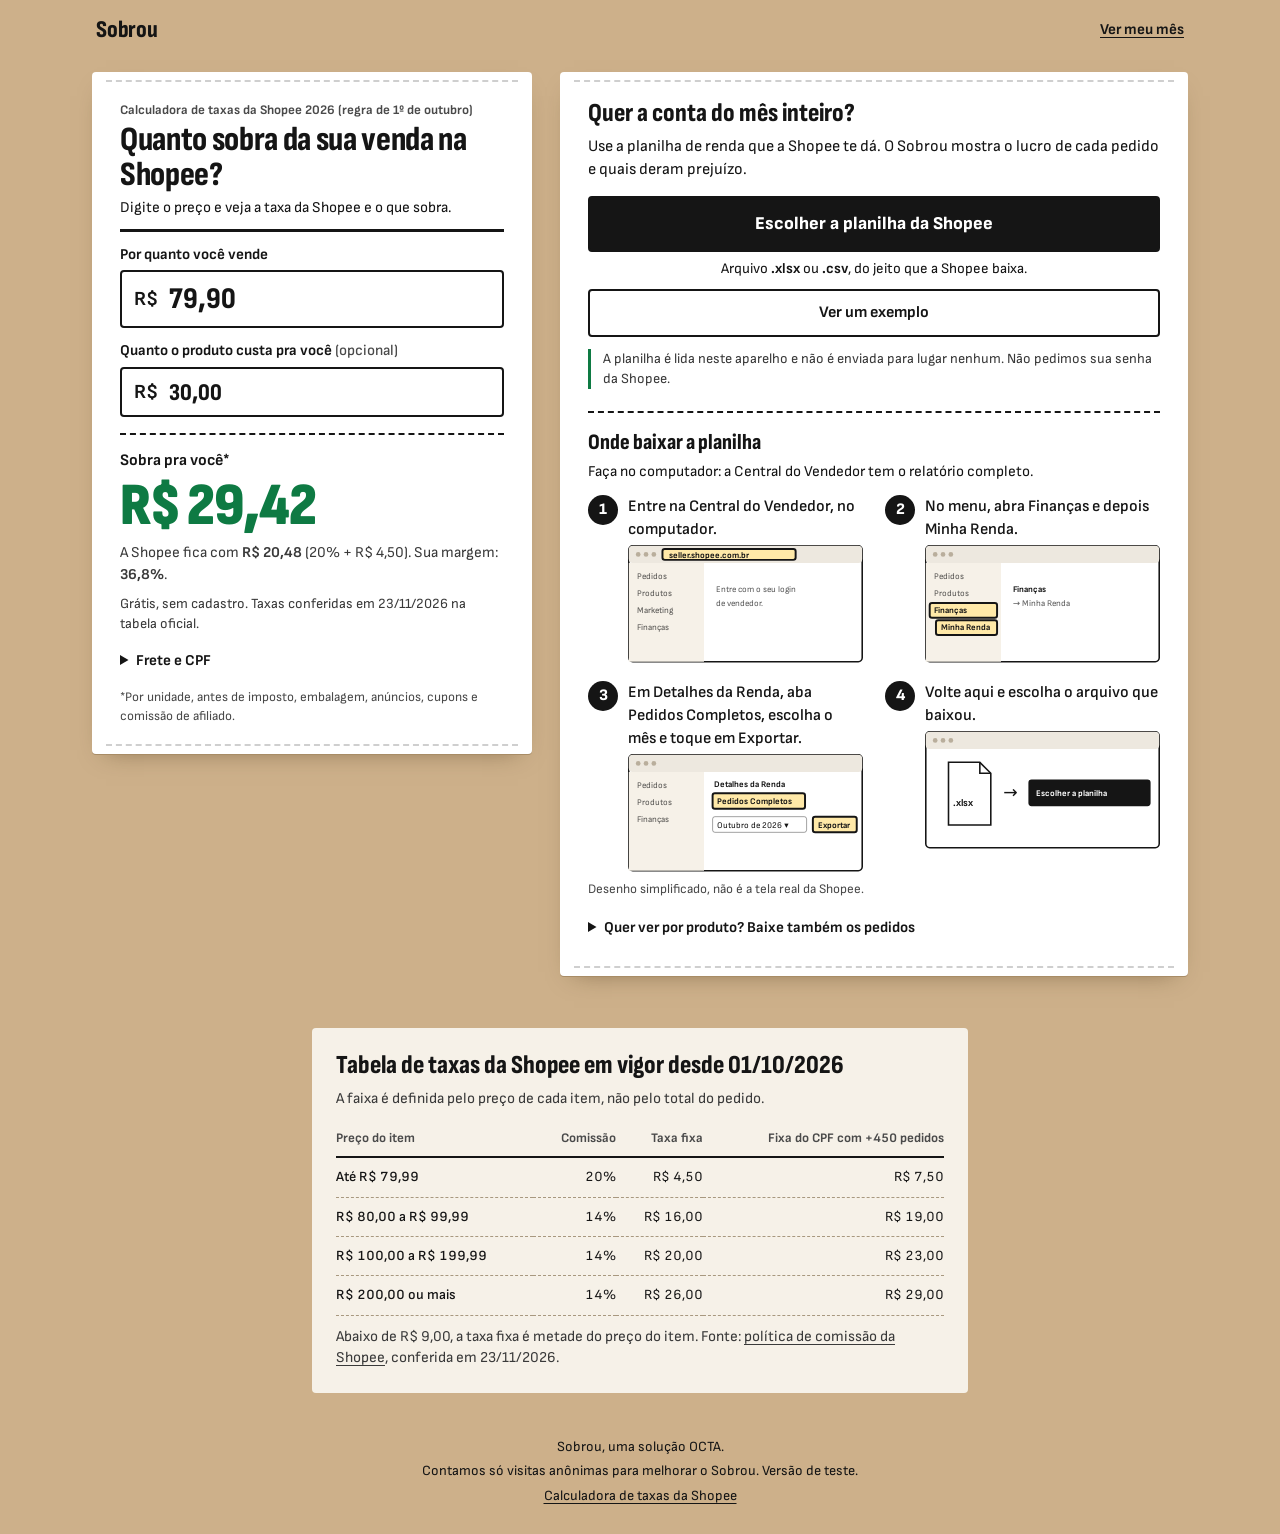
<file: index.html>
<!doctype html>
<html lang="pt-BR">
  <head>
    <meta http-equiv="Content-Security-Policy" content="default-src 'self'; script-src 'self'; style-src 'self' 'unsafe-inline'; img-src 'self' data:; font-src 'self'; connect-src 'self' https://eu.i.posthog.com; object-src 'none'; base-uri 'self'; form-action 'none'" />
    <meta charset="UTF-8" />
    <meta name="viewport" content="width=device-width, initial-scale=1" />
    <meta name="description" content="Veja quanto sobrou de verdade em cada venda na Shopee." />
    <link rel="icon" href="data:image/svg+xml,%3Csvg xmlns='http://www.w3.org/2000/svg' viewBox='0 0 32 32'%3E%3Crect width='32' height='32' rx='8' fill='%231b1b1f'/%3E%3Ctext x='16' y='23' font-size='20' font-weight='700' text-anchor='middle' fill='%2339c58a' font-family='Arial'%3ES%3C/text%3E%3C/svg%3E" />
    <title>Sobrou · quanto sobrou de cada venda</title>
    <script type="module" crossorigin src="./assets/index-ZJEcTIxE.js"></script>
    <link rel="modulepreload" crossorigin href="./assets/styles-CxBQAnk2.js">
    <link rel="stylesheet" crossorigin href="./assets/styles-BLT41AiV.css">
  </head>
  <body>
    <div id="root"></div>
  </body>
</html>
</file>
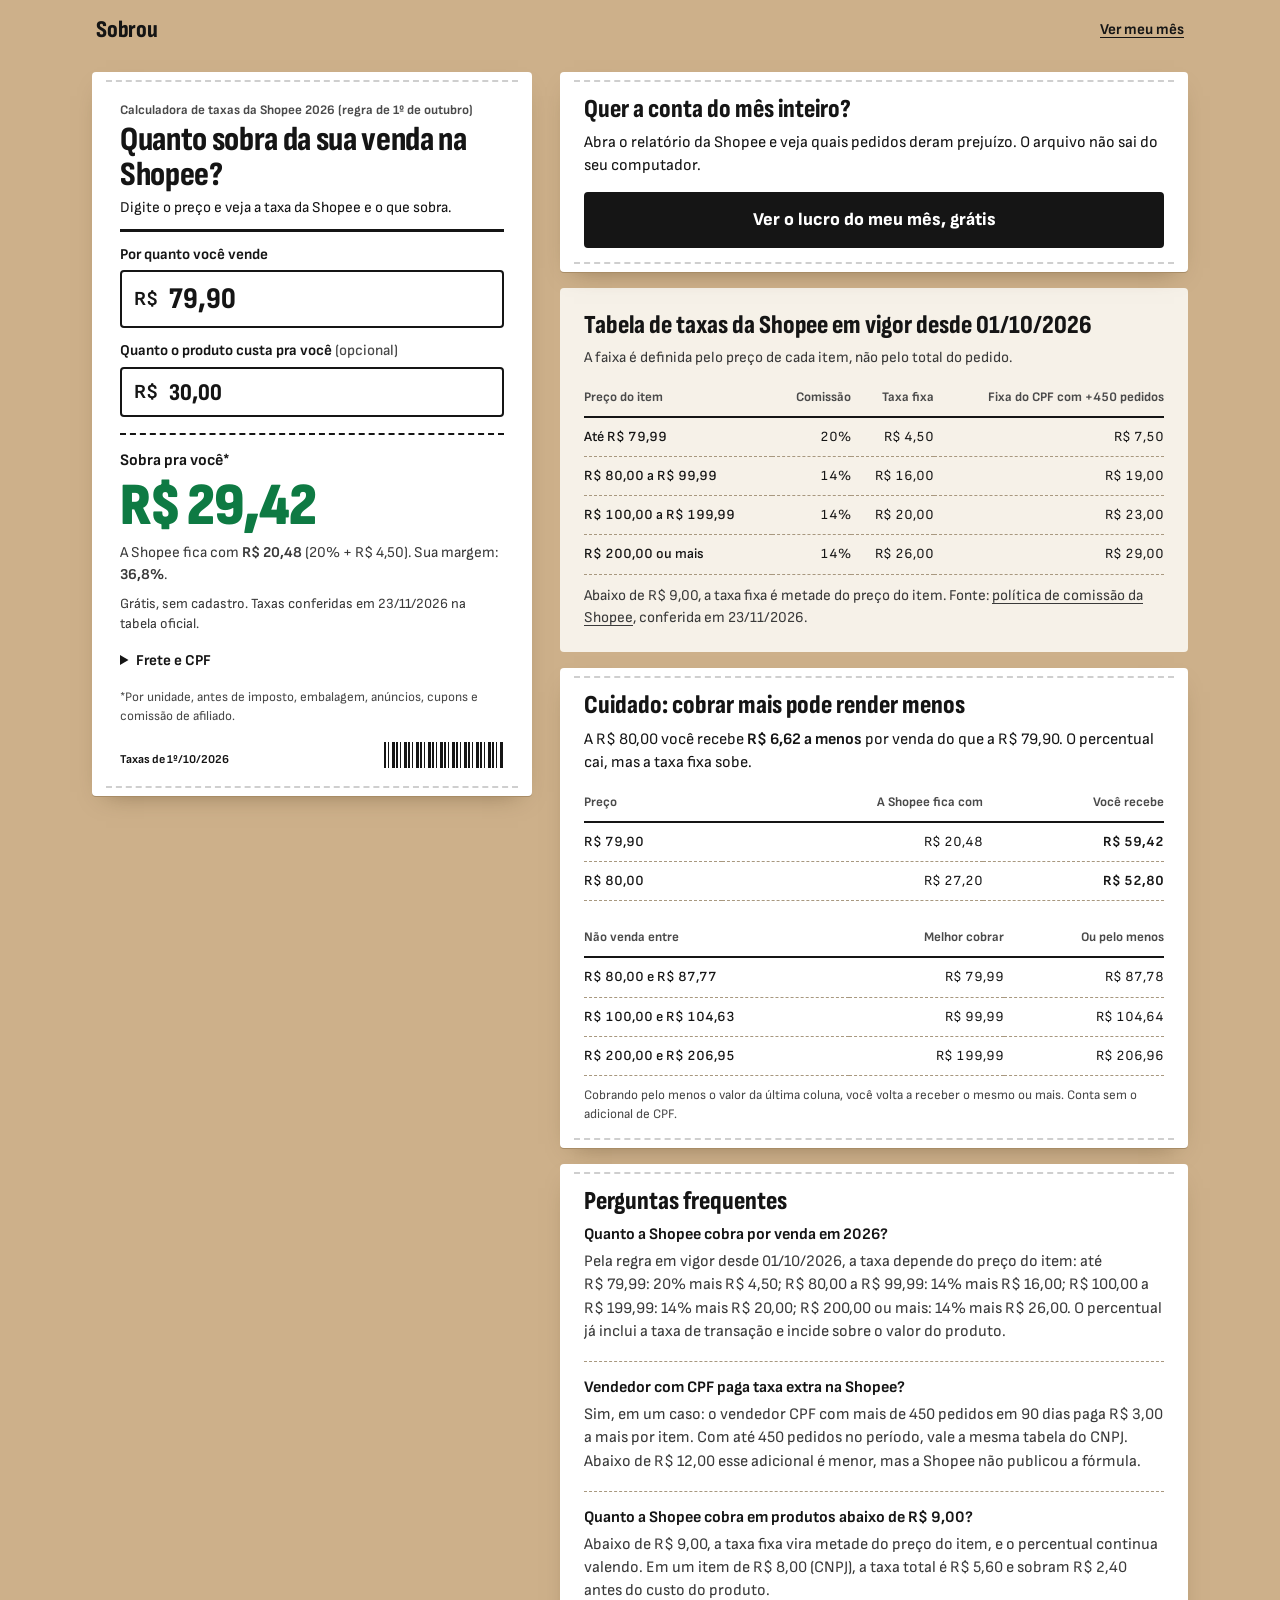
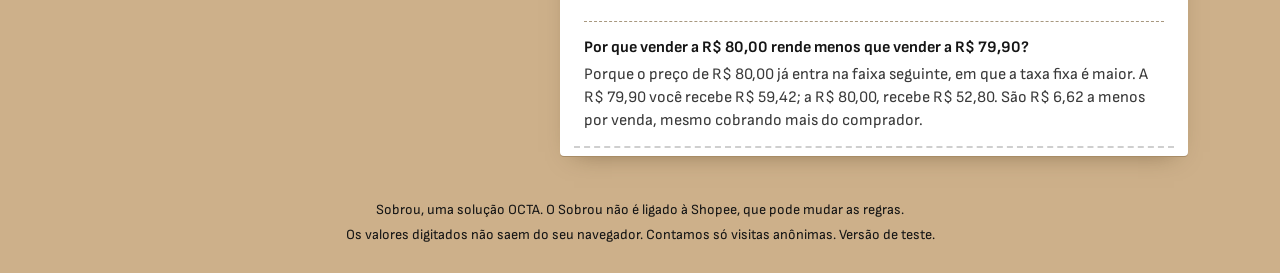
<file: calculadora-taxas-shopee/index.html>
<!doctype html>
<html lang="pt-BR">
  <head>
    <meta http-equiv="Content-Security-Policy" content="default-src 'self'; script-src 'self'; style-src 'self' 'unsafe-inline'; img-src 'self' data:; font-src 'self'; connect-src 'self' https://eu.i.posthog.com; object-src 'none'; base-uri 'self'; form-action 'none'" />
    <meta charset="UTF-8" />
    <meta name="viewport" content="width=device-width, initial-scale=1" />
    <title>Calculadora de taxas da Shopee 2026: quanto a Shopee cobra</title>
    <meta name="description" content="Calcule grátis quanto a Shopee cobra por venda em 2026: taxa, quanto sobra e sua margem. Tabela em vigor, preços que rendem menos e perguntas frequentes." />
    <link rel="canonical" href="https://banzaki.github.io/sobrou-app/calculadora-taxas-shopee/" />
    <meta property="og:type" content="website" />
    <meta property="og:locale" content="pt_BR" />
    <meta property="og:title" content="Calculadora de taxas da Shopee 2026" />
    <meta property="og:description" content="Veja quanto a Shopee cobra e quanto sobra em cada venda." />
    <meta property="og:url" content="https://banzaki.github.io/sobrou-app/calculadora-taxas-shopee/" />
    <link rel="icon" href="data:image/svg+xml,%3Csvg xmlns='http://www.w3.org/2000/svg' viewBox='0 0 32 32'%3E%3Crect width='32' height='32' rx='8' fill='%231b1b1f'/%3E%3Ctext x='16' y='23' font-size='20' font-weight='700' text-anchor='middle' fill='%2339c58a' font-family='Arial'%3ES%3C/text%3E%3C/svg%3E" />
    <script type="module" crossorigin src="../assets/calculator-__ZuzX8U.js"></script>
    <link rel="modulepreload" crossorigin href="../assets/styles-CxBQAnk2.js">
    <link rel="stylesheet" crossorigin href="../assets/styles-BLT41AiV.css">
    <link rel="stylesheet" crossorigin href="../assets/calculator-DcbQQ-tj.css">
  </head>
  <body>
    <header class="top">
  <a class="brand" href="../" aria-label="Sobrou, início">Sobrou</a>
  <a class="top-action" href="../?utm_source=calculadora&utm_medium=cta#/planilha">Ver meu mês</a>
</header>
<main class="wrap two">
  <div class="label"><div class="calc" role="group" aria-label="Calculadora de quanto sobra">
  <h1 class="seo">Calculadora de taxas da Shopee 2026 (regra de 1º de outubro)</h1>
  <p class="head">Quanto sobra da sua venda na Shopee?</p>
  <p class="promise">Digite o preço e veja a taxa da Shopee e o que sobra.</p>
  <label class="f f-price" for="calc-price"><span class="f-label">Por quanto você vende</span><span class="f-box"><i>R$</i><input id="calc-price" data-calc="price" inputmode="decimal" autocomplete="off" placeholder="0,00" value="79,90" /></span></label>
  <label class="f f-cost" for="calc-cost"><span class="f-label">Quanto o produto custa pra você <em>(opcional)</em></span><span class="f-box"><i>R$</i><input id="calc-cost" data-calc="cost" inputmode="decimal" autocomplete="off" placeholder="0,00" value="30,00" /></span></label>
  <output class="res" for="calc-price calc-cost" aria-live="polite"><span class="res-l">Sobra pra você*</span> <strong class="res-v">R$ 29,42</strong> <span class="res-f">A Shopee fica com <b>R$ 20,48</b> (20% + R$ 4,50). Sua margem: <b>36,8%</b>.</span></output>
  <p class="trust">Grátis, sem cadastro. Taxas conferidas em 23/11/2026 na tabela oficial.</p>
  <div class="warnings" aria-live="polite"></div>
  <details class="more">
    <summary>Frete e CPF</summary>
    <label class="f f-ship" for="calc-shipping"><span class="f-label">Frete pago por você</span><span class="f-box"><i>R$</i><input id="calc-shipping" data-calc="shipping" inputmode="decimal" autocomplete="off" placeholder="0,00" value="" /></span></label>
    <label class="check"><input type="checkbox" data-calc="cpf" /> <span>Vendo com CPF e fiz mais de 450 pedidos em 90 dias</span></label>
  </details>
  <p class="calc-note">*Por unidade, antes de imposto, embalagem, anúncios, cupons e comissão de afiliado.</p>
  <div class="code"><span>Taxas de 1º/10/2026</span><span class="bars" aria-hidden="true"></span></div>
</div><noscript><p class="aviso">Ative o JavaScript para calcular outro preço.</p></noscript></div>
  <div class="stack">
    <section class="label block cta" aria-labelledby="cta-title">
      <h2 id="cta-title">Quer a conta do mês inteiro?</h2>
      <p>Abra o relatório da Shopee e veja quais pedidos deram prejuízo. O arquivo não sai do seu computador.</p>
      <a class="btn primary" href="../?utm_source=calculadora&utm_medium=cta#/planilha">Ver o lucro do meu mês, grátis</a>
    </section>
    <section class="paper" aria-labelledby="table-title">
  <h2 id="table-title">Tabela de taxas da Shopee em vigor desde 01/10/2026</h2>
  <p>A faixa é definida pelo preço de cada item, não pelo total do pedido.</p>
  <table class="grid" id="fee-table">
    <thead><tr><th scope="col">Preço do item</th><th scope="col">Comissão</th><th scope="col">Taxa fixa</th><th scope="col">Fixa do CPF com +450 pedidos</th></tr></thead>
    <tbody><tr><th scope="row">Até R$ 79,99</th><td>20%</td><td>R$ 4,50</td><td>R$ 7,50</td></tr><tr><th scope="row">R$ 80,00 a R$ 99,99</th><td>14%</td><td>R$ 16,00</td><td>R$ 19,00</td></tr><tr><th scope="row">R$ 100,00 a R$ 199,99</th><td>14%</td><td>R$ 20,00</td><td>R$ 23,00</td></tr><tr><th scope="row">R$ 200,00 ou mais</th><td>14%</td><td>R$ 26,00</td><td>R$ 29,00</td></tr></tbody>
  </table>
  <p class="source">Abaixo de R$ 9,00, a taxa fixa é metade do preço do item. Fonte: <a href="https://seller.shopee.com.br/edu/article/26839" rel="noopener">política de comissão da Shopee</a>, conferida em 23/11/2026.</p>
</section>
    <section class="label block" aria-labelledby="trap-title">
  <h2 id="trap-title">Cuidado: cobrar mais pode render menos</h2>
  <p>A R$ 80,00 você recebe <b>R$ 6,62 a menos</b> por venda do que a R$ 79,90. O percentual cai, mas a taxa fixa sobe.</p>
  <table class="grid" id="trap-example">
    <thead><tr><th scope="col">Preço</th><th scope="col">A Shopee fica com</th><th scope="col">Você recebe</th></tr></thead>
    <tbody><tr><th scope="row">R$ 79,90</th><td>R$ 20,48</td><td><b>R$ 59,42</b></td></tr><tr><th scope="row">R$ 80,00</th><td>R$ 27,20</td><td><b>R$ 52,80</b></td></tr></tbody>
  </table>
  <table class="grid" id="trap-zones">
    <thead><tr><th scope="col">Não venda entre</th><th scope="col">Melhor cobrar</th><th scope="col">Ou pelo menos</th></tr></thead>
    <tbody><tr><th scope="row">R$ 80,00 e R$ 87,77</th><td>R$ 79,99</td><td>R$ 87,78</td></tr><tr><th scope="row">R$ 100,00 e R$ 104,63</th><td>R$ 99,99</td><td>R$ 104,64</td></tr><tr><th scope="row">R$ 200,00 e R$ 206,95</th><td>R$ 199,99</td><td>R$ 206,96</td></tr></tbody>
  </table>
  <p class="source">Cobrando pelo menos o valor da última coluna, você volta a receber o mesmo ou mais. Conta sem o adicional de CPF.</p>
</section>
    <section class="label block faq" aria-labelledby="faq-title">
      <h2 id="faq-title">Perguntas frequentes</h2>
      <h3>Quanto a Shopee cobra por venda em 2026?</h3>
      <p>Pela regra em vigor desde 01/10/2026, a taxa depende do preço do item: até R$ 79,99: 20% mais R$ 4,50; R$ 80,00 a R$ 99,99: 14% mais R$ 16,00; R$ 100,00 a R$ 199,99: 14% mais R$ 20,00; R$ 200,00 ou mais: 14% mais R$ 26,00. O percentual já inclui a taxa de transação e incide sobre o valor do produto.</p>
      <h3>Vendedor com CPF paga taxa extra na Shopee?</h3>
      <p>Sim, em um caso: o vendedor CPF com mais de 450 pedidos em 90 dias paga R$ 3,00 a mais por item. Com até 450 pedidos no período, vale a mesma tabela do CNPJ. Abaixo de R$ 12,00 esse adicional é menor, mas a Shopee não publicou a fórmula.</p>
      <h3>Quanto a Shopee cobra em produtos abaixo de R$ 9,00?</h3>
      <p>Abaixo de R$ 9,00, a taxa fixa vira metade do preço do item, e o percentual continua valendo. Em um item de R$ 8,00 (CNPJ), a taxa total é R$ 5,60 e sobram R$ 2,40 antes do custo do produto.</p>
      <h3>Por que vender a R$ 80,00 rende menos que vender a R$ 79,90?</h3>
      <p>Porque o preço de R$ 80,00 já entra na faixa seguinte, em que a taxa fixa é maior. A R$ 79,90 você recebe R$ 59,42; a R$ 80,00, recebe R$ 52,80. São R$ 6,62 a menos por venda, mesmo cobrando mais do comprador.</p>
    </section>
  </div>
</main>
<footer class="footer">
  <p>Sobrou, uma solução OCTA. O Sobrou não é ligado à Shopee, que pode mudar as regras.</p>
  <p>Os valores digitados não saem do seu navegador. Contamos só visitas anônimas. Versão de teste.</p>
</footer>
<script type="application/ld+json">{"@context":"https://schema.org","@type":"FAQPage","mainEntity":[{"@type":"Question","name":"Quanto a Shopee cobra por venda em 2026?","acceptedAnswer":{"@type":"Answer","text":"Pela regra em vigor desde 01/10/2026, a taxa depende do preço do item: até R$ 79,99: 20% mais R$ 4,50; R$ 80,00 a R$ 99,99: 14% mais R$ 16,00; R$ 100,00 a R$ 199,99: 14% mais R$ 20,00; R$ 200,00 ou mais: 14% mais R$ 26,00. O percentual já inclui a taxa de transação e incide sobre o valor do produto."}},{"@type":"Question","name":"Vendedor com CPF paga taxa extra na Shopee?","acceptedAnswer":{"@type":"Answer","text":"Sim, em um caso: o vendedor CPF com mais de 450 pedidos em 90 dias paga R$ 3,00 a mais por item. Com até 450 pedidos no período, vale a mesma tabela do CNPJ. Abaixo de R$ 12,00 esse adicional é menor, mas a Shopee não publicou a fórmula."}},{"@type":"Question","name":"Quanto a Shopee cobra em produtos abaixo de R$ 9,00?","acceptedAnswer":{"@type":"Answer","text":"Abaixo de R$ 9,00, a taxa fixa vira metade do preço do item, e o percentual continua valendo. Em um item de R$ 8,00 (CNPJ), a taxa total é R$ 5,60 e sobram R$ 2,40 antes do custo do produto."}},{"@type":"Question","name":"Por que vender a R$ 80,00 rende menos que vender a R$ 79,90?","acceptedAnswer":{"@type":"Answer","text":"Porque o preço de R$ 80,00 já entra na faixa seguinte, em que a taxa fixa é maior. A R$ 79,90 você recebe R$ 59,42; a R$ 80,00, recebe R$ 52,80. São R$ 6,62 a menos por venda, mesmo cobrando mais do comprador."}}]}</script>
  </body>
</html>
</file>
<file: assets/styles-BLT41AiV.css>
@font-face{font-family:Sofia Sans Variable;font-style:normal;font-display:swap;font-weight:1 1000;src:url(./sofia-sans-cyrillic-ext-wght-normal-BwJd6rRh.woff2)format("woff2-variations");unicode-range:U+460-52F,U+1C80-1C8A,U+20B4,U+2DE0-2DFF,U+A640-A69F,U+FE2E-FE2F}@font-face{font-family:Sofia Sans Variable;font-style:normal;font-display:swap;font-weight:1 1000;src:url(./sofia-sans-cyrillic-wght-normal-waSyF_sL.woff2)format("woff2-variations");unicode-range:U+301,U+400-45F,U+490-491,U+4B0-4B1,U+2116}@font-face{font-family:Sofia Sans Variable;font-style:normal;font-display:swap;font-weight:1 1000;src:url(./sofia-sans-greek-wght-normal-BVXOQ11m.woff2)format("woff2-variations");unicode-range:U+370-377,U+37A-37F,U+384-38A,U+38C,U+38E-3A1,U+3A3-3FF}@font-face{font-family:Sofia Sans Variable;font-style:normal;font-display:swap;font-weight:1 1000;src:url(./sofia-sans-latin-ext-wght-normal-WAXdtJoO.woff2)format("woff2-variations");unicode-range:U+100-2BA,U+2BD-2C5,U+2C7-2CC,U+2CE-2D7,U+2DD-2FF,U+304,U+308,U+329,U+1D00-1DBF,U+1E00-1E9F,U+1EF2-1EFF,U+2020,U+20A0-20AB,U+20AD-20C0,U+2113,U+2C60-2C7F,U+A720-A7FF}@font-face{font-family:Sofia Sans Variable;font-style:normal;font-display:swap;font-weight:1 1000;src:url(./sofia-sans-latin-wght-normal-B9fg0t1U.woff2)format("woff2-variations");unicode-range:U+??,U+131,U+152-153,U+2BB-2BC,U+2C6,U+2DA,U+2DC,U+304,U+308,U+329,U+2000-206F,U+20AC,U+2122,U+2191,U+2193,U+2212,U+2215,U+FEFF,U+FFFD}@font-face{font-family:Sofia Sans Condensed Variable;font-style:normal;font-display:swap;font-weight:1 1000;src:url(./sofia-sans-condensed-cyrillic-ext-wght-normal-IxHM2cMc.woff2)format("woff2-variations");unicode-range:U+460-52F,U+1C80-1C8A,U+20B4,U+2DE0-2DFF,U+A640-A69F,U+FE2E-FE2F}@font-face{font-family:Sofia Sans Condensed Variable;font-style:normal;font-display:swap;font-weight:1 1000;src:url(./sofia-sans-condensed-cyrillic-wght-normal-BoqAdnJd.woff2)format("woff2-variations");unicode-range:U+301,U+400-45F,U+490-491,U+4B0-4B1,U+2116}@font-face{font-family:Sofia Sans Condensed Variable;font-style:normal;font-display:swap;font-weight:1 1000;src:url(./sofia-sans-condensed-greek-wght-normal-DjX599I9.woff2)format("woff2-variations");unicode-range:U+370-377,U+37A-37F,U+384-38A,U+38C,U+38E-3A1,U+3A3-3FF}@font-face{font-family:Sofia Sans Condensed Variable;font-style:normal;font-display:swap;font-weight:1 1000;src:url(./sofia-sans-condensed-latin-ext-wght-normal-CF2pCH9N.woff2)format("woff2-variations");unicode-range:U+100-2BA,U+2BD-2C5,U+2C7-2CC,U+2CE-2D7,U+2DD-2FF,U+304,U+308,U+329,U+1D00-1DBF,U+1E00-1E9F,U+1EF2-1EFF,U+2020,U+20A0-20AB,U+20AD-20C0,U+2113,U+2C60-2C7F,U+A720-A7FF}@font-face{font-family:Sofia Sans Condensed Variable;font-style:normal;font-display:swap;font-weight:1 1000;src:url(./sofia-sans-condensed-latin-wght-normal-DsAD_hOx.woff2)format("woff2-variations");unicode-range:U+??,U+131,U+152-153,U+2BB-2BC,U+2C6,U+2DA,U+2DC,U+304,U+308,U+329,U+2000-206F,U+20AC,U+2122,U+2191,U+2193,U+2212,U+2215,U+FEFF,U+FFFD}:root{--kraft:#cdb08a;--kraft-edge:#a88c66;--label:#fff;--paper:#f6f1e8;--ink:#151515;--ink-2:#3a3a3a;--ink-3:#4a4a4a;--note:#ffe9a8;--focus:#1b6fe0;--gain:#0e7a43;--loss:#c42b23;--empty:#9a9a9a;--rule:#a8987f;--radius:4px;--shadow:0 1px 0 #a88c66, 0 10px 24px -14px #4632148c;--sans:"Sofia Sans Variable", system-ui, sans-serif;--condensed:"Sofia Sans Condensed Variable", "Sofia Sans Variable", system-ui, sans-serif;font-family:var(--sans);color:var(--ink)}*{box-sizing:border-box}html{-webkit-text-size-adjust:100%}body{background:var(--kraft);-webkit-font-smoothing:antialiased;margin:0;font-size:16px;line-height:1.45}h1,h2,h3,p,ul,ol,dl,dd,figure{margin:0}button,input,textarea{font:inherit;color:inherit}button{cursor:pointer}button:disabled{cursor:not-allowed;opacity:.55}summary{cursor:pointer;padding:10px 0;font-weight:700}input::placeholder{color:#8a8f96}:focus-visible{outline:3px solid var(--focus);outline-offset:2px}h2{font-family:var(--condensed);margin-bottom:8px;font-size:26px;font-weight:800;line-height:1.05}h3{font-size:16px}a{color:var(--ink);text-underline-offset:3px}.app{flex-direction:column;min-height:100vh;display:flex}.app>main{flex:1}.top{justify-content:space-between;align-items:center;gap:12px;width:100%;max-width:1120px;margin:0 auto;padding:4px 14px;display:flex}.brand{font-family:var(--condensed);letter-spacing:-.01em;font-size:24px;font-weight:800;line-height:44px;text-decoration:none}.top-action{text-underline-offset:3px;background:0 0;border:0;align-items:center;min-height:44px;padding:0;font-size:15px;font-weight:700;text-decoration:underline;display:inline-flex}.wrap{grid-template-columns:minmax(0,1fr);align-content:start;gap:12px;width:100%;max-width:1120px;margin:0 auto;padding:0 12px 28px;display:grid}.wrap.narrow{max-width:680px}.stack{grid-template-columns:minmax(0,1fr);align-content:start;gap:12px;display:grid}.footer{text-align:center;gap:4px;padding:4px 18px 28px;font-size:14px;display:grid}.label{background:var(--label);border-radius:var(--radius);box-shadow:var(--shadow);position:relative}.label:before,.label:after{content:"";border-top:2px dashed var(--ink);opacity:.2;position:absolute;left:14px;right:14px}.label:before{top:8px}.label:after{bottom:8px}.block{padding:18px 16px}.paper{background:var(--paper);border-radius:var(--radius);padding:18px 16px}.aviso{background:var(--note);border-left:5px solid var(--ink);border-radius:var(--radius);padding:10px 12px;font-size:15px}.note-text{color:var(--ink-3);font-size:13px}.calc{min-width:0;padding:16px 16px 18px}.seo{color:var(--ink-3);margin-bottom:2px;font-size:12px;font-weight:700;line-height:1.35}.head{font-family:var(--condensed);letter-spacing:-.01em;font-size:24px;font-weight:800;line-height:1.05}.promise{border-bottom:3px solid var(--ink);margin-bottom:10px;padding:2px 0 8px;font-size:14.5px}.f{display:block}.f-label{margin-bottom:3px;font-size:14.5px;font-weight:700;display:block}.f-label em{color:var(--ink-3);font-style:normal;font-weight:500}.f-box{border:2px solid var(--ink);border-radius:var(--radius);background:var(--label);align-items:center;height:46px;padding:0 12px;display:flex}.f-box:focus-within{outline:3px solid var(--focus);outline-offset:2px}.f-box i{margin-right:8px;font-size:20px;font-style:normal;font-weight:700}.f-box input{width:100%;min-width:0;height:100%;font-family:var(--condensed);background:0 0;border:0;outline:0;flex:1;font-size:24px;font-weight:800}.f-price .f-box{border-width:2.5px;height:54px}.f-price input{font-size:30px}.f-cost{margin-top:8px}.f-ship{margin-top:4px}.f-ship .f-box{height:48px}.f-ship input{font-size:22px}.res{border-top:2px dashed var(--ink);margin-top:10px;padding-top:9px;display:block}.res-l{font-weight:700;display:block}.res-v{font-family:var(--condensed);letter-spacing:-.02em;color:var(--gain);overflow-wrap:anywhere;margin:2px 0 4px;font-size:46px;font-weight:900;line-height:1;display:block}.res-v.loss{color:var(--loss)}.res-v.empty{color:var(--empty)}.res-f{color:var(--ink-2);font-size:14.5px;display:block}.trust{color:var(--ink-2);margin-top:8px;font-size:14px}.warnings .aviso{margin-top:10px}.more{margin-top:6px;font-size:15px}.check{cursor:pointer;align-items:flex-start;gap:10px;min-height:44px;padding-top:12px;font-size:15px;display:flex}.check input{width:20px;height:20px;accent-color:var(--ink);flex:none;margin:1px 0 0}.calc-note{color:var(--ink-3);margin-top:6px;font-size:13px}.code{justify-content:space-between;align-items:flex-end;margin-top:16px;font-size:12px;font-weight:700;display:flex}.bars{background:repeating-linear-gradient(90deg,#151515 0 2px,#0000 2px 4px,#151515 4px 5px,#0000 5px 8px,#151515 8px 11px,#0000 11px 12px);width:120px;height:26px}.btn{text-align:center;border:2px solid var(--ink);border-radius:var(--radius);background:var(--label);width:100%;min-height:48px;color:var(--ink);justify-content:center;align-items:center;padding:10px 16px;font-weight:700;text-decoration:none;display:flex}.btn.primary{background:var(--ink);color:#fff;min-height:56px;font-size:18px;font-weight:800}.btn.inline{width:auto}.link{text-underline-offset:3px;background:0 0;border:0;align-items:center;min-height:44px;padding:0;font-weight:700;text-decoration:underline;display:inline-flex}.paper>p{color:var(--ink-2);font-size:15px}.grid{border-collapse:collapse;font-variant-numeric:tabular-nums;width:100%;margin-top:10px}.grid th,.grid td{text-align:right;vertical-align:bottom;padding:9px 0 9px 8px;font-size:14px}.grid th:first-child{text-align:left;padding-left:0}.grid thead th{color:var(--ink-3);border-bottom:2px solid var(--ink);font-size:13px;font-weight:700}.grid tbody th{font-weight:600}.grid tbody tr>*{border-bottom:1px dashed var(--rule);vertical-align:top}.source{color:var(--ink-3);margin-top:10px;font-size:13px}.source a{color:inherit}.sheet{padding:22px 16px 24px;scroll-margin-top:8px}.btn.pick{margin-top:14px}.btn.pick.over{outline:3px dashed var(--ink);outline-offset:3px}.formats{text-align:center;margin-top:6px;font-size:14.5px}.sheet .btn.example,.upload .btn.example{margin-top:10px}.privacy{color:var(--ink-2);border-left:3px solid var(--gain);margin-top:12px;padding-left:12px;font-size:14px}.guide{border-top:2px dashed var(--ink);margin-top:22px;padding-top:14px}.guide h3{font-family:var(--condensed);font-size:22px;font-weight:800}.guide>p{margin-top:2px;font-size:15px}.steps{grid-template-columns:minmax(0,1fr);gap:16px;margin:12px 0 0;padding:0;list-style:none;display:grid}.steps li{grid-template-columns:30px minmax(0,1fr);align-content:start;gap:4px 10px;display:grid}.step-n{background:var(--ink);color:#fff;border-radius:50%;grid-row:span 2;place-items:center;width:30px;height:30px;font-weight:800;display:grid}.steps p{font-weight:600}.shot{width:100%;height:auto;font-family:var(--sans);display:block}.guide>p.drawn{color:var(--ink-3);margin-top:8px;font-size:13px}.guide details{margin-top:8px;font-size:15px}.upload h1{font-family:var(--condensed);font-size:28px;font-weight:800;line-height:1.05}.upload h1+p{margin-top:6px}.upload h2{margin:16px 0 0;font-size:22px}.error{background:var(--note);border-left:5px solid var(--loss);border-radius:var(--radius);margin-top:12px;padding:10px 12px}.loaded{border-top:2px dashed var(--ink);margin-top:14px;padding-top:12px}.files{overflow-wrap:anywhere;gap:4px;margin-bottom:10px;padding:0;font-size:15px;list-style:none;display:grid}.seg{grid-template-columns:1fr 1fr;gap:8px;margin-top:12px;display:grid}.seg button{border:2px solid var(--ink);border-radius:var(--radius);background:var(--label);min-height:46px;font-weight:700}.seg button[aria-pressed=true]{background:var(--ink);color:#fff}.fields{gap:10px;margin-top:12px;display:grid}.fields .f-box input{font-size:22px}.report{grid-template-columns:minmax(0,1fr)}.page-title{font-family:var(--condensed);font-size:28px;font-weight:800;line-height:1.05}.sample{background:var(--paper);border-radius:var(--radius);padding:8px 12px;font-size:14px}.action-note{flex-direction:column;align-items:flex-start;display:flex}.summary{padding:20px 16px 18px}.period{font-size:15px;font-weight:700}.total{font-family:var(--condensed);color:var(--gain);font-variant-numeric:tabular-nums;overflow-wrap:anywhere;margin:4px 0;font-size:52px;font-weight:900;line-height:1;display:block}.total.loss{color:var(--loss)}.per{color:var(--ink-2);font-size:15px}.lines{border-top:2px dashed var(--ink);font-variant-numeric:tabular-nums;grid-template-columns:minmax(0,1fr) auto;gap:6px 12px;margin-top:14px;padding-top:10px;display:grid}.lines dd{text-align:right;font-weight:700}.split{margin-top:14px}.split>p{margin-bottom:6px;font-size:15px;font-weight:700}.meter{border:2px solid var(--ink);background:var(--label);border-radius:3px;height:16px;display:flex;overflow:hidden}.meter span{height:100%;display:block}.keys{gap:2px;margin-top:6px;padding:0;font-size:14px;list-style:none;display:grid}.keys li:before{content:"";border:1px solid var(--ink);background:var(--key);width:10px;height:10px;margin-right:6px;display:inline-block}.c-shopee{background:var(--ink);--key:var(--ink)}.c-rest{background:var(--kraft);--key:var(--kraft)}.c-left{background:var(--gain);--key:var(--gain)}.keys li{background:0 0}.loss-note b{font-size:18px;display:block}.rows{padding:0;list-style:none}.row{border-top:1px dashed var(--rule);grid-template-columns:minmax(0,1fr) auto;align-items:center;gap:0 12px;padding:10px 0;display:grid}.row-sub{color:var(--ink-3);grid-column:1;font-size:14px}.row-value{text-align:right;font-variant-numeric:tabular-nums;grid-area:1/2/span 2;font-size:18px;font-weight:800}.row-value small{color:var(--ink-3);font-size:12px;font-weight:600;display:block}.row-value.loss{color:var(--loss)}.row-value.gain{color:var(--gain)}.row-value.unknown{color:var(--ink-3);font-size:14px}.tag{background:#ede8df;border-radius:3px;margin-left:6px;padding:1px 6px;font-size:12px;font-weight:700;display:inline-block}.show-more{width:fit-content;margin-top:4px;display:flex}.cost-row{border-top:1px dashed var(--rule);grid-template-columns:minmax(0,1fr) 118px;align-items:center;gap:4px 12px;padding:10px 0;display:grid}.cost-row .row-sub{grid-column:1}.money{border:2px solid var(--ink);border-radius:var(--radius);background:var(--label);align-items:center;height:46px;padding:0 10px;display:flex}.money:focus-within{outline:3px solid var(--focus);outline-offset:2px}.money i{margin-right:6px;font-style:normal;font-weight:700}.money input{width:100%;min-width:0;height:100%;font-family:var(--condensed);background:0 0;border:0;outline:0;flex:1;font-size:20px;font-weight:800}.cost-row>.money{grid-area:1/2/span 2}.packaging{color:var(--ink-3);grid-column:1/-1;grid-template-columns:minmax(0,1fr) 118px;align-items:center;gap:12px;font-size:14px;display:grid}.packaging .money{color:var(--ink)}.name-input{border:1px dashed var(--rule);border-radius:var(--radius);background:0 0;width:100%;min-height:44px;padding:4px 8px}.daily{width:100%;height:150px;margin-top:8px;display:block}.axis{stroke:var(--ink);stroke-width:1px}.axis-label{fill:var(--ink-3);font-size:12px}.ticks{color:var(--ink-3);font-variant-numeric:tabular-nums;justify-content:space-between;font-size:12px;display:flex}.bar-pos{fill:var(--gain)}.bar-neg{fill:var(--loss)}.next{background:var(--ink);color:#fff;border-radius:var(--radius);padding:18px 16px}.next h2{font-size:22px}.next .btn{color:var(--ink);background:#fff;border-color:#fff;margin-top:12px}.trap{padding:18px 16px}.trap h2{margin-bottom:2px;font-size:22px}.trap .aviso{margin-top:10px}.compare{font-variant-numeric:tabular-nums;grid-template-columns:minmax(0,1fr) auto;gap:4px 12px;margin-top:12px;display:grid}.compare dd{text-align:right;font-weight:800}.compare dd.loss{color:var(--loss)}.compare dd.gain{color:var(--gain)}.chart{margin-top:12px}.chart svg{width:100%;height:auto;font-family:var(--sans);display:block}.chart figcaption{text-align:center;margin-top:2px}.curve{fill:none;stroke:var(--ink);stroke-width:2.5px;stroke-linecap:round}.trap-zone{fill:var(--note)}.zone-label{fill:var(--ink);font-size:12px;font-weight:700}.dot-good{fill:var(--gain)}.dot-bad{fill:var(--loss)}.lbl-good{fill:var(--gain);font-size:12px;font-weight:700}.lbl-bad{fill:var(--loss);font-size:12px;font-weight:700}@media (width>=860px){.top{padding:8px 16px}.wrap{gap:28px;padding-top:12px;padding-bottom:40px}.wrap.two{grid-template-columns:440px minmax(0,1fr);align-items:start}.wrap.report{grid-template-columns:420px minmax(0,1fr);align-items:start;gap:16px}.wrap.two.uploading{grid-template-columns:minmax(0,1fr) 400px}.wrap.report>.full{grid-column:1/-1}.stack{gap:16px}.calc{padding:30px 28px 28px}.seo{font-size:13px}.head{font-size:34px}.promise{margin-bottom:12px;padding:4px 0 10px;font-size:15px}.f-label{margin-bottom:5px;font-size:15px}.f-price .f-box{height:58px}.f-cost{margin-top:12px}.f-cost .f-box{height:50px}.res{margin-top:16px;padding-top:14px}.res-v{margin:4px 0 6px;font-size:60px}.res-f{font-size:15px}.sheet{padding:28px}.block,.paper{padding:24px}.steps{grid-template-columns:repeat(2,minmax(0,1fr));gap:18px 22px}.total{font-size:60px}}
</file>
<file: assets/calculator-DcbQQ-tj.css>
.cta .btn{margin-top:14px}.faq h3{border-top:1px dashed var(--rule);margin-top:18px;padding-top:14px}.faq h3:first-of-type{border-top:0;margin-top:4px;padding-top:0}.faq p{color:var(--ink-2);margin-top:4px}#trap-zones{margin-top:18px}
</file>
